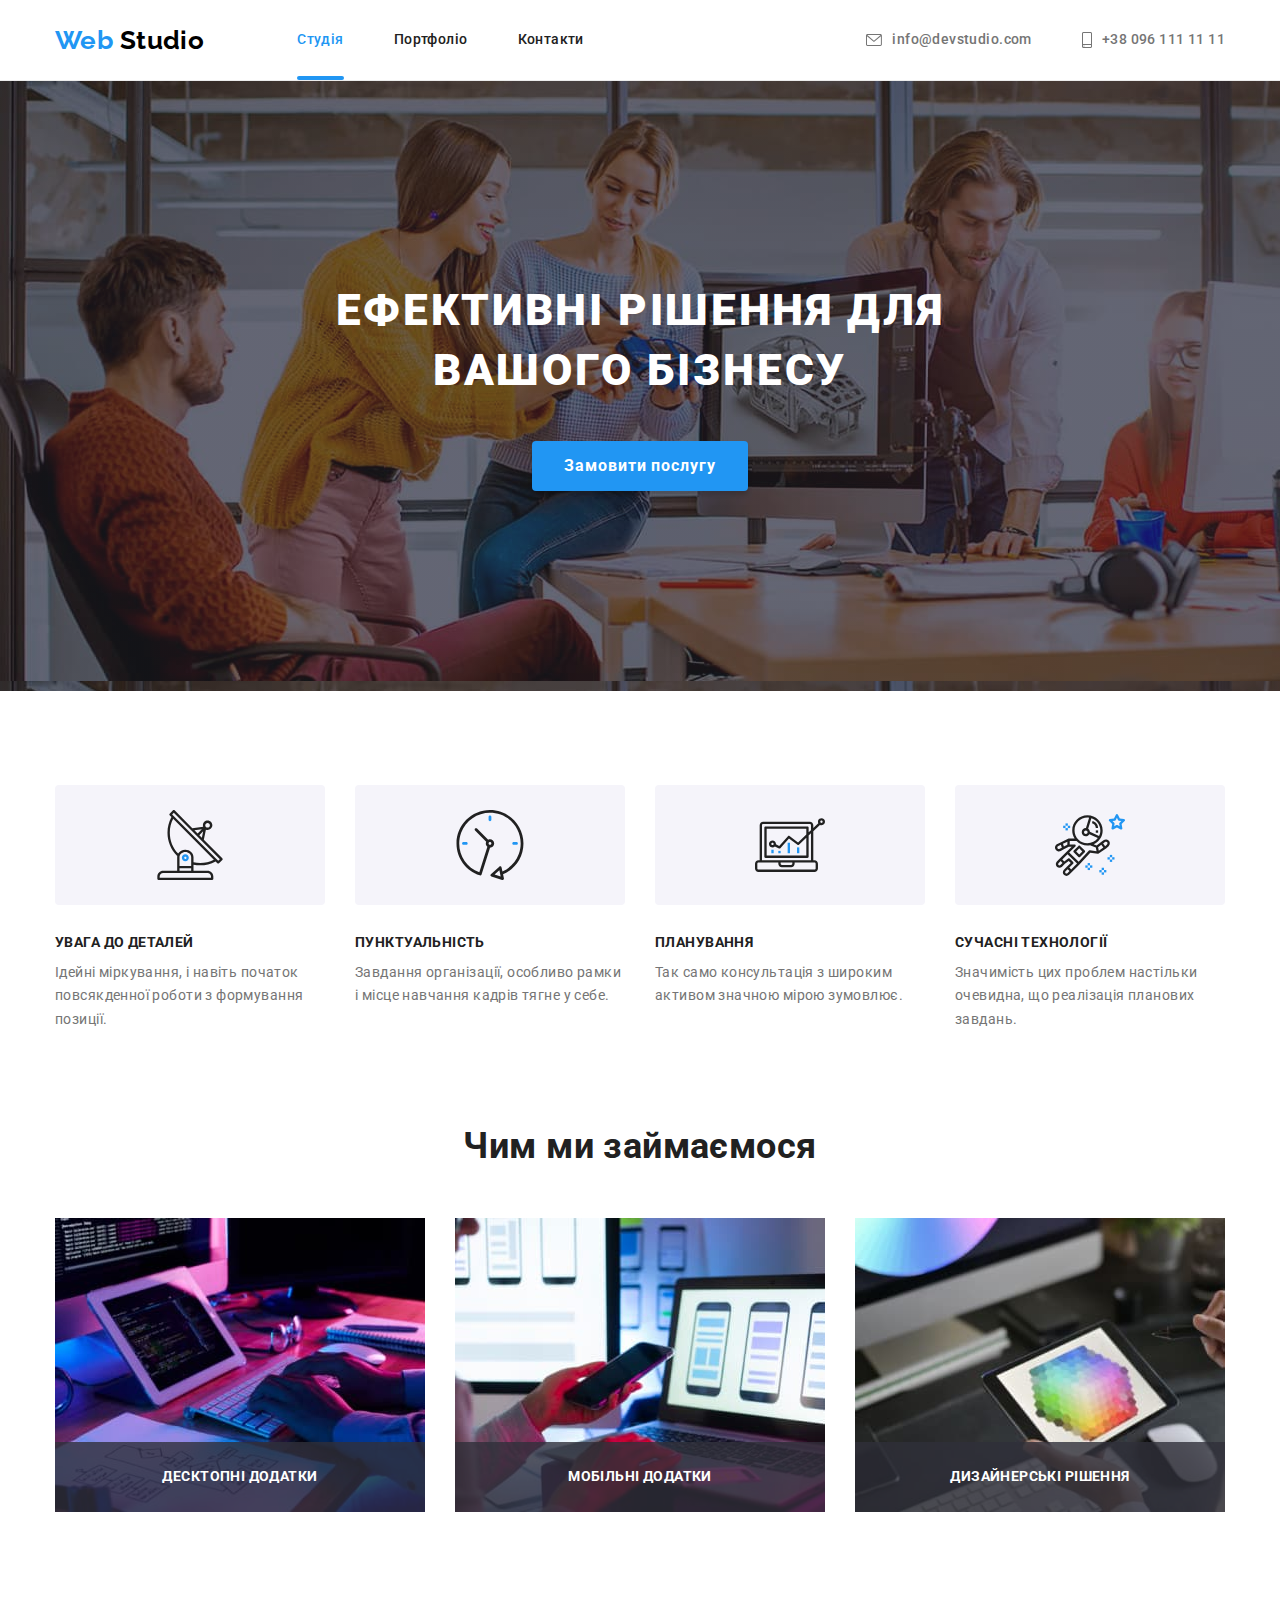
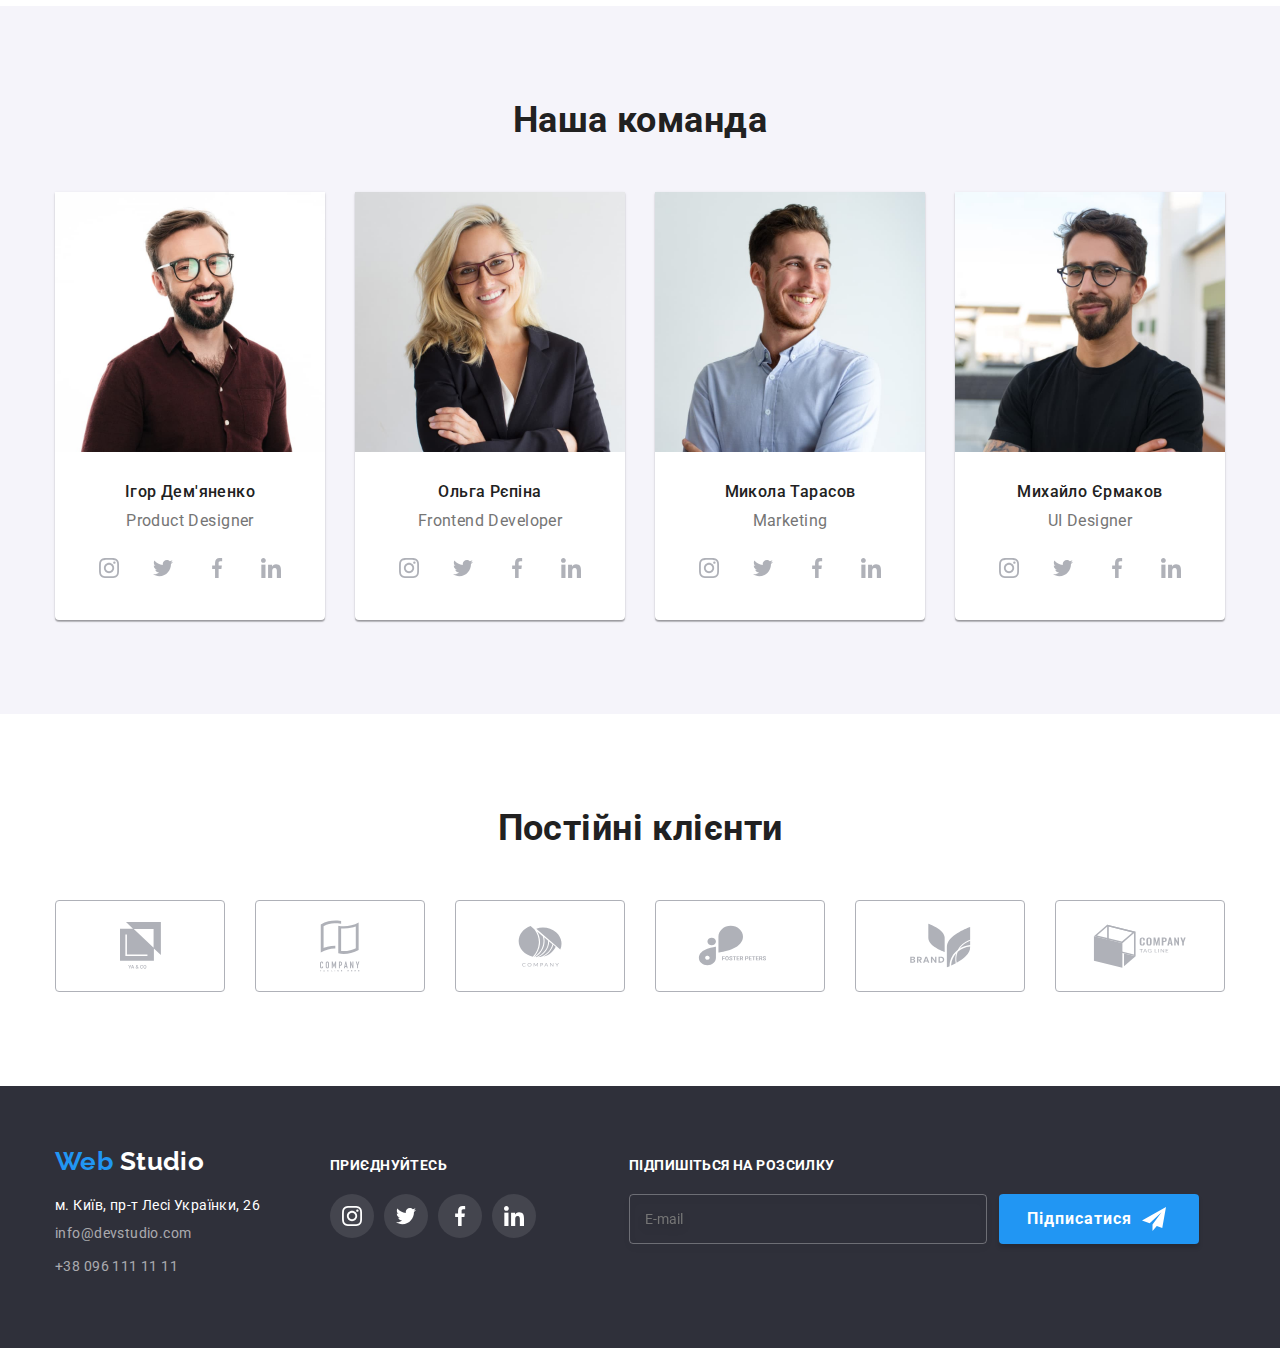
<file: index.html>
<!DOCTYPE html>
<html lang="uk">
  <head>
    <meta charset="UTF-8">
    <meta http-equiv="X-UA-Compatible" content="IE=edge">
    <meta name="viewport" content="width=device-width, initial-scale=1.0">
    <title>WebStudio</title>
    <link rel="preconnect" href="https://fonts.googleapis.com">
    <link rel="preconnect" href="https://fonts.gstatic.com" crossorigin>
    <link href="https://fonts.googleapis.com/css2?family=Raleway:wght@700&family=Roboto:wght@400;500;700;900&display=swap" rel="stylesheet">
    <link rel="stylesheet" href="https://cdnjs.cloudflare.com/ajax/libs/modern-normalize/1.1.0/modern-normalize.min.css">
    <link rel="stylesheet" href="./css/styles.css">
    <link rel="stylesheet" href="./css/main.min.css">
  </head>
  <body>
    <header class="header">
      <div class="container header__menu">
        <a href="./index.html" class="logo" lang="en"><span class="logo--accent">Web</span> Studio</a>
        <nav>
          <ul class="header__nav list">
            <li class="item"><a href="" class="header__menu-link link current">Студія</a></li>
            <li class="item"><a href="./portfolio.html" class="header__menu-link link">Портфоліо</a></li>
            <li class="item"><a href="#contacts" class="header__menu-link link">Контакти</a></li>
          </ul>
        </nav>
        <ul class="header__address-items list">
          <li class="item">
            <a href="mailto:info@devstudio.com" class="header__address-nav">
              <svg class="header__item-icon header__item-icon--mail">
                <use href="./images/icons.svg#icon-envelope"></use>
              </svg>
              info@devstudio.com</a>
          </li>
          <li class="item">
            <a href="tel:+380961111111" class="header__address-nav">
              <svg class="header__item-icon header__item-icon--phone">
                <use href="./images/icons.svg#icon-smartphone"></use>
              </svg>
              +38 096 111 11 11</a>
          </li>
        </ul>
      </div>
    </header>

    <main>
      <section class="hero">
        <h1 class="hero__title">Ефективні рішення для вашого бізнесу</h1>
        <button type="button" class="hero__button" data-modal-open>Замовити послугу</button>
      </section>

      <section class="section benefits">
        <div class="container">
          <h2 class="visually-hidden">Наші переваги</h2>
          <ul class="benefits__flex list">
            <li class="benefits__thesis item">
              <div class="benefits__background">
                <svg class="benefits__sprite">
                    <use href="./images/icons.svg#icon-antenna"></use>
                </svg>
              </div>
              <h3 class="benefins__subheader">УВАГА ДО ДЕТАЛЕЙ</h3>
              <p class="benefins__description"> Ідейні міркування, і навіть початок повсякденної роботи з формування позиції. </p>
            </li>
            <li class="benefits__thesis item">
              <div class="benefits__background">
                <svg class="benefits__sprite">
                    <use href="./images/icons.svg#icon-clock"></use>
                </svg>
              </div>
              <h3 class="benefins__subheader">ПУНКТУАЛЬНІСТЬ</h3>
              <p class="benefins__description"> Завдання організації, особливо рамки і місце навчання кадрів тягне у себе. </p>
            </li>
            <li class="benefits__thesis item">
              <div class="benefits__background">
                <svg class="benefits__sprite">
                    <use href="./images/icons.svg#icon-diagram"></use>
                </svg>
              </div>
              <h3 class="benefins__subheader">ПЛАНУВАННЯ</h3>
              <p class="benefins__description"> Так само консультація з широким активом значною мірою зумовлює. </p>
            </li>
            <li class="benefits__thesis item">
              <div class="benefits__background">
                <svg class="benefits__sprite">
                    <use href="./images/icons.svg#icon-astronaut"></use>
                </svg>
              </div>
              <h3 class="benefins__subheader">СУЧАСНІ ТЕХНОЛОГІЇ</h3>
              <p class="benefins__description"> Значимість цих проблем настільки очевидна, що реалізація планових завдань. </p>
            </li>
          </ul>
        </div>
      </section>

      <section class="section">
        <div class="container">
          <h2 class="title">Чим ми займаємося</h2>
          <ul class="pictures list">
            <li class="pictures__group item">
              <img src="./images/box1.jpg" alt="праця за комп'ютером" width="370" height="295" class="pictures__gadget ">
              <p class="pictures__descr">Десктопні додатки</p>
            </li>
            <li class="pictures__group item">
              <img src="./images/box2.jpg" alt="смартфон в руці" width="370" height="295" class="pictures__gadget ">
              <p class="pictures__descr">Мобільні додатки</p>
            </li>
            <li class="pictures__group item">
              <img src="./images/box3.jpg" alt="планшет в руці" width="370" height="295" class="pictures__gadget ">
              <p class="pictures__descr">Дизайнерські рішення</p>
            </li>
          </ul>
        </div>
      </section>

      <section class="section team">
        <div class="container">
          <h2 class="title">Наша команда</h2>
          <ul class="team__cards list">
            <li class="team__card item">
              <img src="./images/person1.jpg" alt="фото співробітника" width="270" height="260">
                <div class="team__info">
                  <h3 class="team__title">Ігор Дем'яненко</h3>
                  <p class="team__job-title">Product Designer</p>
                  <ul class="social__links list">
                    <li>
                      <a href="https://instagram.com" class="social__icon link" aria-label="Instagram icon">
                        <svg class="social__link-icon">
                          <use href="./images/icons.svg#icon-instagram"></use>
                        </svg>
                      </a>
                    </li>
                    <li>
                      <a href="https://twitter.com" class="social__icon link" aria-label="Twitter icon">
                        <svg class="social__link-icon">
                          <use href="./images/icons.svg#icon-twitter"></use>
                        </svg>
                      </a>
                    </li>
                    <li>
                      <a href="https://facebook.com" class="social__icon link" aria-label="Facebook icon">
                        <svg class="social__link-icon">
                          <use href="./images/icons.svg#icon-facebook"></use>
                        </svg>
                      </a>
                    </li>
                    <li>
                      <a href="https://linkedin.com" class="social__icon link" aria-label="Linkedin icon">
                        <svg class="social__link-icon">
                          <use href="./images/icons.svg#icon-linkedin"></use>
                        </svg>
                      </a>
                    </li>
                  </ul>
                </div>
            </li>
            <li class="team__card item">
              <img src="./images/person2.jpg" alt="фото співробітника" width="270" height="260">
                <div class="team__info">
                  <h3 class="team__title">Ольга Рєпіна</h3>
                  <p class="team__job-title">Frontend Developer</p>
                  <ul class="social__links list">
                    <li>
                      <a href="https://instagram.com" class="social__icon link" aria-label="Instagram icon">
                        <svg class="social__link-icon">
                          <use href="./images/icons.svg#icon-instagram"></use>
                        </svg>
                      </a>
                    </li>
                    <li>
                      <a href="https://twitter.com" class="social__icon link" aria-label="Twitter icon">
                        <svg class="social__link-icon">
                          <use href="./images/icons.svg#icon-twitter"></use>
                        </svg>
                      </a>
                    </li>
                    <li>
                      <a href="https://facebook.com" class="social__icon link" aria-label="Facebook icon">
                        <svg class="social__link-icon">
                          <use href="./images/icons.svg#icon-facebook"></use>
                        </svg>
                      </a>
                    </li>
                    <li>
                      <a href="https://linkedin.com" class="social__icon link" aria-label="Linkedin icon">
                        <svg class="social__link-icon">
                          <use href="./images/icons.svg#icon-linkedin"></use>
                        </svg>
                      </a>
                    </li>
                  </ul>
                </div>
            </li>
            <li class="team__card item">
              <img src="./images/person3.jpg" alt="фото співробітника" width="270" height="260">
                <div class="team__info">
                  <h3 class="team__title">Микола Тарасов</h3>
                  <p class="team__job-title">Marketing</p>
                  <ul class="social__links list">
                    <li>
                      <a href="https://instagram.com" class="social__icon link" aria-label="Instagram icon">
                        <svg class="social__link-icon">
                          <use href="./images/icons.svg#icon-instagram"></use>
                        </svg>
                      </a>
                    </li>
                    <li>
                      <a href="https://twitter.com" class="social__icon link" aria-label="Twitter icon">
                        <svg class="social__link-icon">
                          <use href="./images/icons.svg#icon-twitter"></use>
                        </svg>
                      </a>
                    </li>
                    <li>
                      <a href="https://facebook.com" class="social__icon link" aria-label="Facebook icon">
                        <svg class="social__link-icon">
                          <use href="./images/icons.svg#icon-facebook"></use>
                        </svg>
                      </a>
                    </li>
                    <li>
                      <a href="https://linkedin.com" class="social__icon link" aria-label="Linkedin icon">
                        <svg class="social__link-icon">
                          <use href="./images/icons.svg#icon-linkedin"></use>
                        </svg>
                      </a>
                    </li>
                  </ul>
                </div>
            </li>
            <li class="team__card item">
              <img src="./images/person4.jpg" alt="фото співробітника" width="270" height="260">
              <div class="team__info">
                <h3 class="team__title">Михайло Єрмаков</h3>
                <p class="team__job-title">UI Designer</p>
                <ul class="social__links list">
                  <li>
                    <a href="https://instagram.com" class="social__icon link" aria-label="Instagram icon">
                      <svg class="social__link-icon">
                        <use href="./images/icons.svg#icon-instagram"></use>
                      </svg>
                    </a>
                  </li>
                  <li>
                    <a href="https://twitter.com" class="social__icon link" aria-label="Twitter icon">
                      <svg class="social__link-icon">
                        <use href="./images/icons.svg#icon-twitter"></use>
                      </svg>
                    </a>
                  </li>
                  <li>
                    <a href="https://facebook.com" class="social__icon link" aria-label="Facebook icon">
                      <svg class="social__link-icon">
                        <use href="./images/icons.svg#icon-facebook"></use>
                      </svg>
                    </a>
                  </li>
                  <li>
                    <a href="https://linkedin.com" class="social__icon link" aria-label="Linkedin icon">
                      <svg class="social__link-icon">
                        <use href="./images/icons.svg#icon-linkedin"></use>
                      </svg>
                    </a>
                  </li>
                </ul>
              </div>
            </li>
          </ul>
        </div>
      </section>

      <section class="section">
        <div class="container">
          <h2 class="title">Постійні клієнти</h2>
          <ul class="partners list">
            <li>
              <a href="" class="partners__link">
                <svg class="partners__logo" width="41" height="47">
                    <use href="./images/icons.svg#icon-group"></use>
                </svg>
              </a>
            </li>
            <li>
              <a href="" class="partners__link">
                <svg class="partners__logo" width="40" height="52">
                    <use href="./images/icons.svg#icon-group-1"></use>
                </svg>
              </a>
            </li>
            <li>
              <a href="" class="partners__link">
                <svg class="partners__logo" width="44" height="42">
                    <use href="./images/icons.svg#icon-group-2"></use>
                </svg>
              </a>
            </li>
            <li>
              <a href="" class="partners__link">
                <svg class="partners__logo" width="85" height="41">
                    <use href="./images/icons.svg#icon-group-3"></use>
                </svg>
              </a>
            </li>
            <li>
              <a href="" class="partners__link">
                <svg class="partners__logo" width="63" height="45">
                    <use href="./images/icons.svg#icon-group-4"></use>
                </svg>
              </a>
            </li>
            <li>
              <a href="" class="partners__link">
                <svg class="partners__logo" width="94" height="44">
                    <use href="./images/icons.svg#icon-group-5"></use>
                </svg>
              </a>
            </li>
          </ul>
        </div>
      </section>
    </main>

    <footer class="footer">
      <div class="container footer__flex">
        <div class="footer__contacts-block">
          <a href="./index.html" class="logo" lang="en"><span class="logo--accent">Web</span> <span class="footer__logo">Studio</span></a>
          <address id="contacts" class="footer__contacts">
            <p class="footer__address">м. Київ, пр-т Лесі Українки, 26</p>
            <ul class="list">
              <li class="footer__address-contacts"><a href="mailto:info@devstudio.com" class="footer__address-contacts--link">info@devstudio.com</a></li>
              <li class="footer__address-contacts"><a href="tel:+380961111111" class="footer__address-contacts--link">+38 096 111 11 11</a></li>
            </ul>
          </address>
        </div>
        <div class="footer__join-block">
          <p class="footer__join-block-title">приєднуйтесь</p>
          <ul class="social__links footer__links list">
            <li>
              <a href="https://instagram.com" class="link" aria-label="Instagram icon">
                <svg class="social__link-icon" widht="20" height="20">
                  <use href="./images/icons.svg#icon-instagram"></use>
                </svg>
              </a>
            </li>
            <li>
              <a href="https://twitter.com" class="link" aria-label="Twitter icon">
                <svg class="social__link-icon" widht="20" height="20">
                  <use href="./images/icons.svg#icon-twitter"></use>
                </svg>
              </a>
            </li>
            <li>
              <a href="https://facebook.com" class="link" aria-label="Facebook icon">
                <svg class="social__link-icon" widht="20" height="20">
                  <use href="./images/icons.svg#icon-facebook"></use>
                </svg>
              </a>
            </li>
            <li>
              <a href="https://linkedin.com" class="link" aria-label="Linkedin icon">
                <svg class="social__link-icon" widht="20" height="20">
                  <use href="./images/icons.svg#icon-linkedin"></use>
                </svg>
              </a>
            </li>
          </ul>
        </div>
        <div class="footer__subscribe-block">
          <p class="footer__join-block-title">Підпишіться на розсилку</p>
          <form action="" class="footer__form">
            <label for="">
              <input type="email" placeholder="E-mail" class="footer__input">
            </label>
            <button class="footer__btn" type="submit">Підписатися
              <svg class="footer__btn-icon">
                <use href="./images/icons.svg#icon-telegram-icon"></use>
              </svg>
            </button>
          </form>
        </div>
      </div>
    </footer>

    <!-- Modal window --> 
    
    <div class="backdrop is-hidden" data-modal>
      <div class="modal">
        <button class="modal__button" data-modal-close>
          <svg class="modal__close-btn">
            <use href="./images/icons.svg#icon-close-btn"></use>
          </svg>
        </button>
        
        <form class="modal__form" autocomplete="off">
          <h2 class="modal__form-header">Залиште свої дані, ми вам передзвонимо</h2>
          <div class="modal__form-field">
            <label class="modal__form-label">
              <span class="modal__form-input-name">Ім'я</span>
              <input type="text" placeholder=" " class="modal__form-input">
              <svg class="modal__form-image">
                <use href="./images/icons.svg#icon-person-black"></use>
              </svg>
            </label>
          </div>
          <div class="modal__form-field">
            <label class="modal__form-label">
              <span class="modal__form-input-name">Телефон</span>
              <input type="tel" placeholder=" " class="modal__form-input">
                <svg class="modal__form-image">
                  <use href="./images/icons.svg#icon-phone-black"></use>
                </svg>
            </label>
          </div>

          <div class="modal__form-field">
            <label class="modal__form-label">
              <span class="modal__form-input-name">Пошта</span>
              <input type="email" placeholder=" " class="modal__form-input">
              <svg class="modal__form-image">
                <use href="./images/icons.svg#icon-email-black"></use>
              </svg>
            </label>
          </div>

          <div class="modal__form-field">
            <label class="modal__form-input-name">Коментар
              <textarea placeholder="Введіть текст" rows="5" class=" modal__form-textarea"></textarea>
            </label>
          </div>

          <div class="modal__accept-terms">
            <label class="checkbox-label">
              <input type="checkbox" class="checkbox visually-hidden">
              <span class="checkbox__icon"></span>
              <span class="checkbox__accept"> Погоджуюся з розсилкою та приймаю</span>
              <a href="" class="checkbox__link">Умови договору</a>
            </label>
          </div>
          <button type="submit" class="modal__send-button">Відправити</button>
        </form>
        
      </div>
    </div>

    <script src="./js/modal.js"></script>
  </body>
</html>
</file>
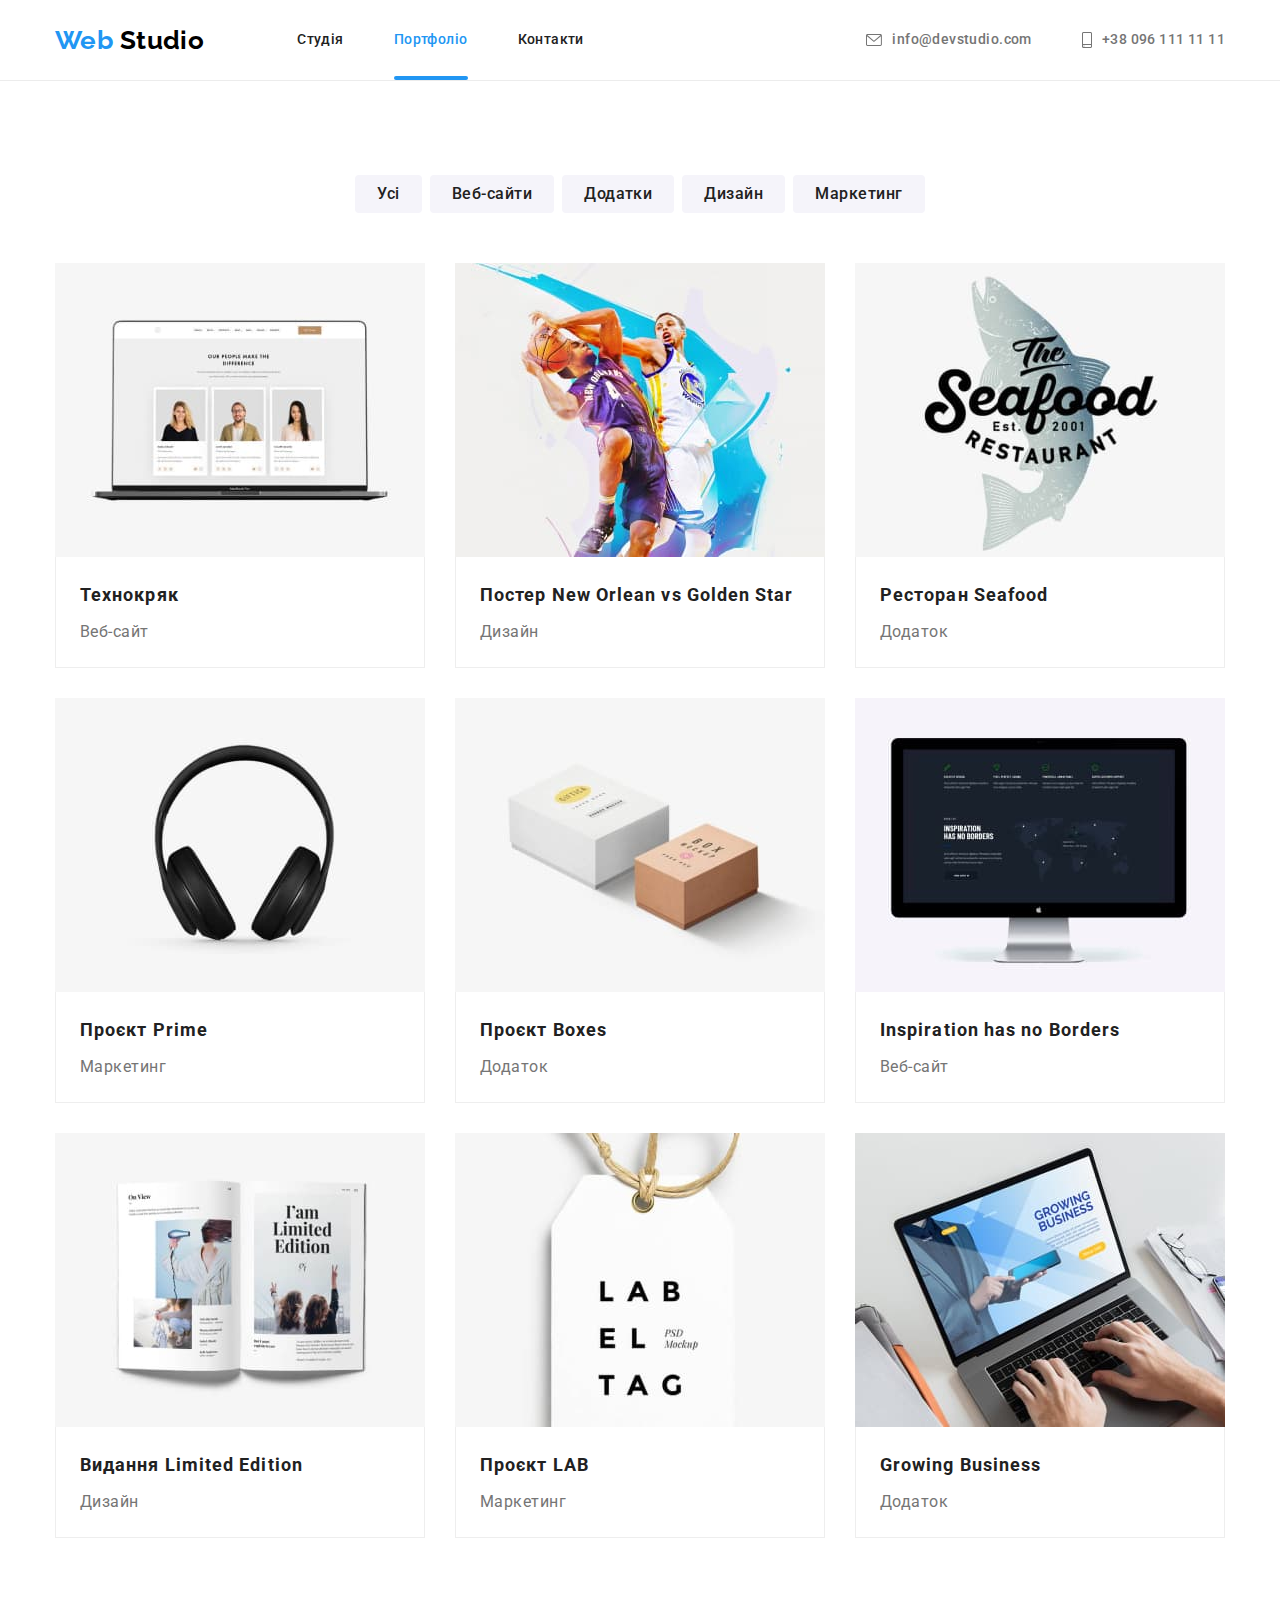
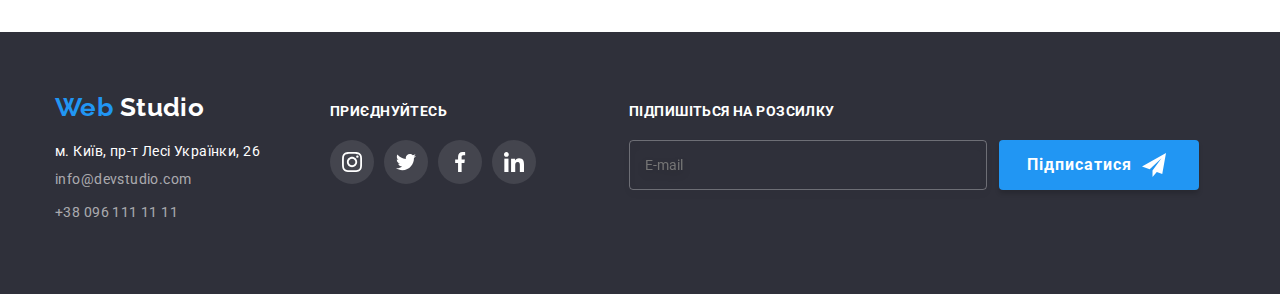
<file: portfolio.html>
<!DOCTYPE html>
<html lang="uk">
  <head>
    <meta charset="UTF-8" />
    <meta http-equiv="X-UA-Compatible" content="IE=edge" />
    <meta name="viewport" content="width=device-width, initial-scale=1.0" />
    <title>WebStudio</title>
    <link rel="preconnect" href="https://fonts.googleapis.com">
    <link rel="preconnect" href="https://fonts.gstatic.com" crossorigin>
    <link href="https://fonts.googleapis.com/css2?family=Raleway:wght@700&family=Roboto:wght@400;500;700;900&display=swap" rel="stylesheet">
    <link rel="stylesheet" href="https://cdnjs.cloudflare.com/ajax/libs/modern-normalize/1.1.0/modern-normalize.min.css">
    <link rel="stylesheet" href="./css/styles.css">
    <link rel="stylesheet" href="./css/main.min.css">
  </head>
  <body>
    <header class="header">
      <div class="container header__menu">
        <a href="./index.html" class="logo" lang="en"><span class="logo--accent">Web</span> Studio</a>
        <nav>
          <ul class="header__nav list">
            <li class="item"><a href="./index.html" class="header__menu-link link">Студія</a></li>
            <li class="item"><a href="" class="header__menu-link link current">Портфоліо</a></li>
            <li class="item"><a href="#contacts" class="header__menu-link link">Контакти</a></li>
          </ul>
        </nav>
        <ul class="header__address-items list">
          <li class="item">
            <a href="mailto:info@devstudio.com" class="header__address-nav">
              <svg class="header__item-icon header__item-icon--mail">
                <use href="./images/icons.svg#icon-envelope"></use>
              </svg>
              info@devstudio.com</a>
          </li>
          <li class="item">
            <a href="tel:+380961111111" class="header__address-nav">
              <svg class="header__item-icon header__item-icon--phone">
                <use href="./images/icons.svg#icon-smartphone"></use>
              </svg>
              +38 096 111 11 11</a>
          </li>
        </ul>
      </div>
    </header>

    <main>
      <section class="section">
        <div class="container">
          <h1 class="visually-hidden">Портфоліо</h1>
          <ul class="button__list list">
            <li class="item"><button type="button" class="button__menu">Усі</button></li>
            <li class="item"><button type="button" class="button__menu">Веб-сайти</button></li>
            <li class="item"><button type="button" class="button__menu">Додатки</button></li>
            <li class="item"><button type="button" class="button__menu">Дизайн</button></li>
            <li class="item"><button type="button" class="button__menu">Маркетинг</button></li>
          </ul>

          <ul class="card list">
            <li class="project__card">
                <a href="" class="project__link">
                  <div class="project__card-thumb">
                    <img src="./images/img1.jpg" alt="technocrack project logo" width="370" height="295">
                    <div class="project__card-overlay">
                      <p class="project__card-overlay--text">
                        Ресурс пропонує комплексні пропозиції з різним рівнем функціоналу та сервісів. Все це дозволить відвідувачу отримати вичерпні відомості про компанію чи приватну особу.
                      </p>
                    </div> 
                  </div>
                    <div class="project__info">
                        <h2 class="card__header">Технокряк</h2>
                        <p class="card__descr">Веб-сайт</p>
                    </div>
                </a>
            </li>
            <li class="project__card">
                <a href="" class="project__link">
                  <div class="project__card-thumb">
                    <img src="./images/img2.jpg" alt="New Orlean vs Golden Star poster" width="370" height="295">
                    <div class="project__card-overlay">
                      <p class="project__card-overlay--text">
                        Ресурс пропонує комплексні пропозиції з різним рівнем функціоналу та сервісів. Все це дозволить відвідувачу отримати вичерпні відомості про компанію чи приватну особу.
                      </p>
                    </div> 
                  </div>
                    <div class="project__info">
                      <h2 class="card__header">Постер New Orlean vs Golden Star</h2>
                      <p class="card__descr">Дизайн</p>
                    </div>
                </a>
            </li>
            <li class="project__card">
                <a href="" class="project__link ">
                  <div class="project__card-thumb">
                    <img src="./images/img3.jpg" alt="Seafood restaurant" width="370" height="295">
                    <div class="project__card-overlay">
                      <p class="project__card-overlay--text">
                        Ресурс пропонує комплексні пропозиції з різним рівнем функціоналу та сервісів. Все це дозволить відвідувачу отримати вичерпні відомості про компанію чи приватну особу.
                      </p>
                    </div> 
                  </div>
                    <div class="project__info">
                      <h2 class="card__header">Ресторан Seafood</h2>
                      <p class="card__descr">Додаток</p>
                    </div>
                </a>
            </li>
            <li class="project__card">
                <a href="" class="project__link ">
                  <div class="project__card-thumb">
                    <img src="./images/img4.jpg" alt="Prime project" width="370" height="295">
                    <div class="project__card-overlay">
                      <p class="project__card-overlay--text">
                        Ресурс пропонує комплексні пропозиції з різним рівнем функціоналу та сервісів. Все це дозволить відвідувачу отримати вичерпні відомості про компанію чи приватну особу.
                      </p>
                    </div> 
                  </div>
                    <div class="project__info">
                      <h2 class="card__header">Проєкт Prime</h2>
                      <p class="card__descr">Маркетинг</p>
                    </div>
                </a>
            </li>
            <li class="project__card">
                <a href="" class="project__link ">
                  <div class="project__card-thumb">
                    <img src="./images/img5.jpg" alt="Boxes project" width="370" height="295">
                    <div class="project__card-overlay">
                      <p class="project__card-overlay--text">
                        Ресурс пропонує комплексні пропозиції з різним рівнем функціоналу та сервісів. Все це дозволить відвідувачу отримати вичерпні відомості про компанію чи приватну особу.
                      </p>
                    </div> 
                  </div>
                    <div class="project__info">
                      <h2 class="card__header">Проєкт Boxes</h2>
                      <p class="card__descr">Додаток</p>
                    </div>
                </a>
            </li>
            <li class="project__card">
                <a href="" class="project__link ">
                  <div class="project__card-thumb">
                    <img src="./images/img6.jpg" alt="Inspiration has no Borders" width="370" height="295">
                    <div class="project__card-overlay">
                      <p class="project__card-overlay--text">
                        Ресурс пропонує комплексні пропозиції з різним рівнем функціоналу та сервісів. Все це дозволить відвідувачу отримати вичерпні відомості про компанію чи приватну особу.
                      </p>
                    </div> 
                  </div>
                    <div class="project__info">
                      <h2 class="card__header">Inspiration has no Borders</h2>
                      <p class="card__descr">Веб-сайт</p>
                    </div>
                </a>
            </li>
            <li class="project__card">
                <a href="" class="project__link ">
                  <div class="project__card-thumb">
                    <img src="./images/img7.jpg" alt="Limited Edition " width="370" height="295">
                    <div class="project__card-overlay">
                      <p class="project__card-overlay--text">
                        Ресурс пропонує комплексні пропозиції з різним рівнем функціоналу та сервісів. Все це дозволить відвідувачу отримати вичерпні відомості про компанію чи приватну особу.
                      </p>
                    </div> 
                  </div>
                    <div class="project__info">
                      <h2 class="card__header">Видання Limited Edition</h2>
                      <p class="card__descr">Дизайн</p>
                    </div>
                </a>
            </li>
            <li class="project__card">
                <a href="" class="project__link ">
                  <div class="project__card-thumb">
                    <img src="./images/img8.jpg" alt="Lab project" width="370" height="295">
                    <div class="project__card-overlay">
                      <p class="project__card-overlay--text">
                        Ресурс пропонує комплексні пропозиції з різним рівнем функціоналу та сервісів. Все це дозволить відвідувачу отримати вичерпні відомості про компанію чи приватну особу.
                      </p>
                    </div> 
                  </div>
                    <div class="project__info">
                      <h2 class="card__header">Проєкт LAB</h2>
                      <p class="card__descr">Маркетинг</p>
                    </div>
                </a>
            </li>
            <li class="project__card">
                <a href="" class="project__link ">
                  <div class="project__card-thumb">
                  <img src="./images/img9.jpg" alt="Growing Business app" width="370" height="295">
                  <div class="project__card-overlay">
                    <p class="project__card-overlay--text">
                      Ресурс пропонує комплексні пропозиції з різним рівнем функціоналу та сервісів. Все це дозволить відвідувачу отримати вичерпні відомості про компанію чи приватну особу.
                    </p>
                  </div> 
                </div>
                  <div class="project__info">
                    <h2 class="card__header">Growing Business</h2>
                    <p class="card__descr">Додаток</p>
                  </div>
                </a>
            </li>
          </ul>
        </div>
      </section>
    </main>

    <footer class="footer">
      <div class="container footer__flex">
        <div class="footer__contacts-block">
          <a href="./index.html" class="logo" lang="en"><span class="logo--accent">Web</span> <span class="footer__logo">Studio</span></a>
          <address id="contacts" class="footer__contacts">
            <p class="footer__address">м. Київ, пр-т Лесі Українки, 26</p>
            <ul class="list">
              <li class="footer__address-contacts"><a href="mailto:info@devstudio.com" class="footer__address-contacts--link">info@devstudio.com</a></li>
              <li class="footer__address-contacts"><a href="tel:+380961111111" class="footer__address-contacts--link">+38 096 111 11 11</a></li>
            </ul>
          </address>
        </div>
        <div class="footer__join-block">
          <p class="footer__join-block-title">приєднуйтесь</p>
          <ul class="social__links footer__links list">
            <li>
              <a href="https://instagram.com" class="link" aria-label="Instagram icon">
                <svg class="social__link-icon" widht="20" height="20">
                  <use href="./images/icons.svg#icon-instagram"></use>
                </svg>
              </a>
            </li>
            <li>
              <a href="https://twitter.com" class="link" aria-label="Twitter icon">
                <svg class="social__link-icon" widht="20" height="20">
                  <use href="./images/icons.svg#icon-twitter"></use>
                </svg>
              </a>
            </li>
            <li>
              <a href="https://facebook.com" class="link" aria-label="Facebook icon">
                <svg class="social__link-icon" widht="20" height="20">
                  <use href="./images/icons.svg#icon-facebook"></use>
                </svg>
              </a>
            </li>
            <li>
              <a href="https://linkedin.com" class="link" aria-label="Linkedin icon">
                <svg class="social__link-icon" widht="20" height="20">
                  <use href="./images/icons.svg#icon-linkedin"></use>
                </svg>
              </a>
            </li>
          </ul>
        </div>
        <div class="footer__subscribe-block">
          <p class="footer__join-block-title">Підпишіться на розсилку</p>
          <form action="" class="footer__form">
            <label for="">
              <input type="email" placeholder="E-mail" class="footer__input">
            </label>
            <button class="footer__btn" type="submit">Підписатися
              <svg class="footer__btn-icon">
                <use href="./images/icons.svg#icon-telegram-icon"></use>
              </svg>
            </button>
          </form>
        </div>
      </div>
    </footer>

  </body>
</html>
</file>
<file: css/styles.css>
/* колір основного тексту #212121 */
/* допоміжний колір тексту  #757575 */
/* background #F5F5F5 */
/* допоміжний колір фону #F5F4FA  */
/* background footer #2F303A */
/* акцент #2196F3 */

/* Common classes */

:root {
    --primary-text-color: #212121;
    --secondary-text-color: #757575;
    --primary-background-color: #fff;
    --secondary-background-color: #F5F4FA;
    --background-footer: #2F303A;
    --accent-color: #2196F3;
}

body {
    background-color: var(--primary-background-color);
    color: var(--primary-text-color);
    font-family: Roboto, sans-serif;
    font-size: 14px;
    letter-spacing: 0.03em;
}

a {
    text-decoration: none;
}

h1, h2, h3, p, img {
    margin: 0;
    padding: 0;
}

img {
    display: block;
    height: auto;
    max-width: 100%;
}

.container {
    width: 1200px;
    margin: 0 auto;
    padding: 0 15px;
}

.section {
    padding: 94px 0;
}

.list {
    padding: 0;
    margin: 0;
    list-style: none;
}

.title {
    font-weight: 700;
    font-size: 36px;
    line-height: 1.16;
    text-align: center;
    margin-bottom: 50px;
}

.visually-hidden {
    position: absolute;
    width: 1px;
    height: 1px;
    margin: -1px;
    padding: 0;
    overflow: hidden;
    border: 0;
    clip: rect(0 0 0 0);
} 

/* Header */

.header {
    border-bottom: 1px solid #ECECEC;
}

.header__menu {
    display: flex;
    align-items: center;
    height: 80px;
}

/* Logo */

.logo {
    font-family: Raleway, sans-serif;
    font-weight: 700;
    font-size: 26px;
    line-height: 1.19;
    color: #000;
}

.logo--accent {
    color: var(--accent-color);
}

/* Site nav */
.header__nav {
    display: flex;
    margin-left: 93px;
}

.header__menu-link {
    position: relative;
    display: block;
    text-decoration: none;
    color: currentColor;
    padding: 32px 0;
    transition: color 250ms cubic-bezier(0.4, 0, 0.2, 1);
}

.header__nav .item {
    margin-right: 50px;
    
}

.header__nav .item:last-child {
    margin-right: 0;
}

.header__nav .link {
    color: var(--primary-text-color);
    font-weight: 500;
    line-height: 1.14;
    
}

.header__nav .link:hover,
.header__nav .link:focus {
    color: var(--accent-color);
    transition: color 250ms cubic-bezier(0.4, 0, 0.2, 1);
}

.header__nav .link.current {
    color: var(--accent-color);
}

.header__nav .current::after{
    content: '';
    position: absolute;
    bottom: 0;
    left: 0;
    width: 100%;
    height: 4px;
    background-color: var(--accent-color);
    border-radius: 2px;
    opacity: 1;
}

.header__address-items {
    display: flex;
    margin-left: auto;
    align-items: center;
}

.header__address-items .item {
    margin-right: 50px;
}

.header__address-items .item + .item {
    margin: 0;
}

.header__address-items .header__address-nav:hover,
.header__address-items .header__address-nav:focus {
    color: var(--accent-color);
    fill: var(--accent-color);
}

.header__address-nav {
    color: var(--secondary-text-color);
    display: flex;
    align-items: center;
    font-weight: 500;
    line-height: 1.14;
    transition: color 250ms cubic-bezier(0.4, 0, 0.2, 1);
}

.header__address-nav:hover,
.header__address-nav:focus {
    color: var(--accent-color);
    transition: color 250ms cubic-bezier(0.4, 0, 0.2, 1);
}

.header__address-nav .header__item-icon:hover,
.header__address-nav .header__item-icon:focus {
    color: var(--accent-color);
    fill: var(--accent-color);
}

.header__item-icon {
    margin-right: 10px;
    fill: currentColor;
}

.header__item-icon--mail {
    width: 16px;
    height: 12px;
}

.header__item-icon--phone {
    width: 10px;
    height: 16px;
}

/* Hero */

.hero {
    background-color: var(--background-footer);
    text-align: center;
    padding: 200px 0;
    background-image: linear-gradient(rgba(47, 48, 58, 0.4), rgba(47, 48, 58, 0.4)), url(../images/background-img.jpg);
    max-width: 1600px;
    margin: 0 auto;
}

.hero__title {
    font-weight: 900;
    font-size: 44px;
    line-height: 1.36;
    letter-spacing: 0.06em;
    text-transform: uppercase;
    color: #FFFFFF;
    width: 696px;
    margin: 0 auto;
}

.hero__button {
    display: inline-block;
    background: var(--accent-color);
    box-shadow: 0px 4px 4px rgba(0, 0, 0, 0.15);
    border-radius: 4px;
    font-weight: 700;
    font-size: 16px;
    line-height: 1.87;
    text-align: center;
    color: #FFFFFF;
    cursor: pointer;
    letter-spacing: 0.06em;
    padding: 10px 32px;
    margin-top: 40px;
    border: none;
}

/* Sections */

.benefits {
    padding-bottom: 0;
}

.benefits__flex {
    display: flex;
    justify-content: space-between;
}

.benefits__thesis {
    width: 270px;
}

.benefits__background {
    width: 270px;
    height: 120px;
    background-color: var(--secondary-background-color);
    border-radius: 4px;
    /*padding: 25px 100px;*/
    display: flex;
    justify-content: center;
    align-items: center;
    margin-bottom: 30px;
}

.benefits__sprite {
    width: 70px;
    height: 70px;
    display: flex;
    justify-content: center;
    align-items: center;
}

.benefins__subheader {
    font-size: inherit;
    font-weight: 700;
    line-height: 1.14;
    text-transform: uppercase;
    margin-bottom: 10px;
}

.benefins__description {
    color: var(--secondary-text-color);
    line-height: 1.71;
}

.pictures {
    display: flex;
    justify-content: space-between;
}

.pictures .item:not(:last-child) {
    margin-right: 30px;
}

.pictures__group {
    position: relative;
}

.pictures__gadget {
    display: block;
    max-width: 100%;
    height: auto;
    
}

.pictures__descr {
    position: absolute;
    bottom: 0;
    font-weight: 700;
    font-size: inherit;
    line-height: 1.14;
    text-align: center;
    letter-spacing: 0.03em;
    text-transform: uppercase;
    color: #FFFFFF;
    background-color: rgba(47, 48, 58, 0.8);
    height: 70px;
    width: 370px;
    display: flex;
    justify-content: center;
    align-items: center;
}

/* Team info */

.team {
    background-color: var(--secondary-background-color);
}

.team__cards {
    display: flex;
    justify-content: space-between;
}

.team__card {
    width: 270px;
    /*height: 368px;*/
    background-color: white;
    box-shadow: 0px 1px 3px rgba(0, 0, 0, 0.12), 0px 1px 1px rgba(0, 0, 0, 0.14), 0px 2px 1px rgba(0, 0, 0, 0.2);
    border-radius: 0px 0px 4px 4px;
}
.team__card:hover {
    filter: drop-shadow(0px 4px 4px rgba(0, 0, 0, 0.25));
    transition: filter 250ms cubic-bezier(0.4, 0, 0.2, 1);
}

.team__info {
    padding: 30px 0;
}

.team__title {
    font-weight: 500;
    font-size: 16px;
    line-height: 1.19;
    text-align: center;
    margin-bottom: 10px;
}

.team__job-title {
    font-size: 16px;
    line-height: 1.19;
    text-align: center;
    color: var(--secondary-text-color);
    margin-bottom: 16px;
}

/* Social links */

.social__links {
    display: flex;
    justify-content: center;
    margin: 0 auto;
    padding: 0;
}

.social__links .link {
    display: flex;
    align-items: center;
    justify-content: center;
    width: 44px;
    height: 44px;
    border-radius: 50%;
    background-size: 20px;
    background-repeat: no-repeat;
    background-position: center;
}

.social__links > li{
    margin-right: 10px;
}

.social__links > li:last-child{
    margin-right: 0px;
}

.social__link-icon {
    display: inline-block;
    fill: #AFB1B8;
    width: 20px;
    height: 20px;
    transition: fill 250ms cubic-bezier(0.4, 0, 0.2, 1);
}

.social__icon:hover > .social__link-icon,
.social__icon:focus > .social__link-icon {
    fill: #fff;
}

.social__links .link:hover,
.social__links .link:focus {
    background-color: var(--accent-color);
}

/* Partners block */

.partners {
    display: flex;
    justify-content: space-between;
}

.partners__link {
    display: flex;
    justify-content: center;
    align-items: center;
    width: 170px;
    height: 92px;
    border: 1px solid #AFB1B8;
    border-radius: 4px;
    transition: border 250ms cubic-bezier(0.4, 0, 0.2, 1);
}

.partners__link:hover,
.partners__link:focus {
    border: 1px solid var(--accent-color);
    fill: var(--accent-color);
}

.partners__logo {
    display: block;
    fill: #AFB1B8;
    transition: fill 250ms cubic-bezier(0.4, 0, 0.2, 1);
}

.partners__link:hover > .partners__logo,
.partners__link:focus > .partners__logo {
    fill: var(--accent-color);
}

/* Footer */

.footer {
    background-color: var(--background-footer);
    padding: 60px 0;
}

.footer__flex {
    display: flex;
    align-items: baseline;
}

.footer__contacts-block {
    margin-right: 70px;
}

.footer__logo {
    color: #fff;
}

.footer__contacts {
    margin-top: 20px;
}

.footer__address {
    font-style: normal;
    color: #fff;
    margin-bottom: 9px;
}

.footer__address:hover,
.footer__address:focus {
    color: var(--accent-color);
    transition: color 250ms cubic-bezier(0.4, 0, 0.2, 1);
}

.footer__address-contacts {
    margin-bottom: 9px;
}

.footer__address-contacts--link {
    color: rgba(255, 255, 255, 0.6);
    font-style: normal;
    text-decoration: none;
    line-height: 1.71;
}

.footer__address-contacts--link:hover,
.footer__address-contacts--link:focus {
    color: var(--accent-color);
    transition: color 250ms cubic-bezier(0.4, 0, 0.2, 1);
}

.footer__join-block {
    margin-right: 93px;
}

.footer__join-block-title {
    font-weight: 700;
    line-height: 1.14;
    text-transform: uppercase;
    letter-spacing: inherit;
    text-align: left;
    color: #FFFFFF;
    margin-bottom: 0px;
}

.footer__links {
    margin-top: 20px;
}

.footer__links .link {
    background-color: rgba(255, 255, 255, 0.1);
    transition: background-color 250ms cubic-bezier(0.4, 0, 0.2, 1);
}

.footer__links .social__link-icon{
    fill: #fff;
}

.footer__form {
    display: flex;
    margin-top: 20px;
}

.footer__input {
    box-sizing: border-box;
    width: 358px;
    height: 50px;
    border: 1px solid rgba(255, 255, 255, 0.3);
    filter: drop-shadow(0px 4px 4px rgba(0, 0, 0, 0.15));
    border-radius: 4px;
    background-color: inherit;
    margin-right: 12px;
    padding: 15px;
    color: #FFFFFF;
}

.footer__input:active, 
.footer__input:focus {
    border: 1px solid var(--accent-color);
    outline: none;
}

.footer__btn {
    background-color: var(--accent-color);
    font-weight: 700;
    font-size: 16px;
    line-height: 1.88;
    letter-spacing: 0.06em;
    color: #FFFFFF;
    padding: 10px 28px;
    box-shadow: 0px 4px 4px rgba(0, 0, 0, 0.15);
    border-radius: 4px;
    border: none;
    min-width: 200px;
    display: flex;
    align-items: center;
}

.footer__btn-icon {
    margin-left: 10px;
    width: 24px;
    height: 24px;
}

/* Portfolio */

.button__list {
    display: flex;
    justify-content: center;
    margin-bottom: 50px;
}

.button__list .item:not(:last-child) {
    margin-right: 8px;
}

.button__menu {
    font-family: inherit;
    font-weight: 500;
    font-size: 16px;
    line-height: 1.63;
    text-align: center;
    color: var(--primary-text-color);
    background-color: var(--secondary-background-color);
    cursor: pointer;
    letter-spacing: 0.03em;
    border: none;
    padding: 6px 22px;
    border-radius: 4px;
    
}

.button__menu:hover, 
.button__menu:focus {
    background-color: var(--accent-color);
    color: #fff;
    box-shadow: 0px 3px 1px rgba(0, 0, 0, 0.1), 0px 1px 2px rgba(0, 0, 0, 0.08), 0px 2px 2px rgba(0, 0, 0, 0.12);
    transition: background-color 250ms cubic-bezier(0.4, 0, 0.2, 1);
    transition: color 250ms cubic-bezier(0.4, 0, 0.2, 1);
    transition: box-shadow 250ms cubic-bezier(0.4, 0, 0.2, 1);
}

.card {
    display: flex;
    flex-wrap: wrap;
    justify-content:space-between;
}

.card__header {
    font-weight: 700;
    font-size: 18px;
    line-height: 2;
    color: var(--primary-text-color);
    letter-spacing: 0.06em;
    margin-bottom: 4px;
}

.card__descr {
    font-size: 16px;
    line-height: 1.88;
    color: var(--secondary-text-color);
    letter-spacing: 0.03em;
}

.project__card {
    width: 370px;
    margin-bottom: 30px;
}

.project__card:hover,
.project__card:focus,
.project__card:active {
    box-shadow: 0px 1px 1px rgba(0, 0, 0, 0.12), 0px 4px 4px rgba(0, 0, 0, 0.06), 1px 4px 6px rgba(0, 0, 0, 0.16);
}

.project__link {
    display: block;
}

.project__link:hover,
.project__link:focus,
.project__link:active {
    box-shadow: 0px 1px 1px rgba(0, 0, 0, 0.12), 0px 4px 4px rgba(0, 0, 0, 0.06), 1px 4px 6px rgba(0, 0, 0, 0.16);
    transition: box-shadow 250ms cubic-bezier(0.4, 0, 0.2, 1);
}

.project__card:nth-last-child(-n + 3) {
    margin-bottom: 0;
}

.project__info {
    padding: 20px 24px;
    border-left: 1px solid #EEEEEE;
    border-right: 1px solid #EEEEEE;
    border-bottom: 1px solid #EEEEEE;
}


.project__card-thumb {
    position: relative;
    display: flex;    
    overflow: hidden;
}

.project__card-overlay {
    position: absolute;
    background-color: rgba(33, 150, 243, 0.9);
    width: 100%;
    height: 100%;
    transform: translateY(100%);
    top: 0;
    left: 0;
    padding: 63px 24px;
    transition: transform 250ms cubic-bezier(0.4, 0, 0.2, 1); 
}

.project__link:hover .project__card-overlay,
.project__link:focus .project__card-overlay,
.project__link:active .project__card-overlay  {
    transform: translateY(0);
}

.project__card-overlay--text {
    font-size: 18px;
    line-height: 1.55;
    letter-spacing: 0.03em;
    color: #FFFFFF;
    margin-right: 0px;
    opacity: 0;
}

.project__link:hover .project__card-overlay--text,
.project__link:focus .project__card-overlay--text,
.project__link:active .project__card-overlay--text {
    transform: translateX(0);
    opacity: 1;
}

/* Modal window */

.backdrop {
    position: fixed;
    top: 0;
    left: 0;
    width: 100%;
    height: 100%;
    background-color: rgba(0, 0, 0, 0.2);
    transition-duration: 250ms;
    transition-timing-function: cubic-bezier(0.4, 0, 0.2, 1);
}

.backdrop.is-hidden {
    opacity: 0;
    pointer-events: none;
    visibility: hidden;
}

.modal {
    position: absolute;
    z-index: 999;
    top: 50%;
    left: 50%;
    transform: translate(-50%, -50%);
    min-height: 581px;
    min-width: 528px;
    background-color: #fff;
    box-shadow: 0px 1px 3px rgba(0, 0, 0, 0.12), 0px 1px 1px rgba(0, 0, 0, 0.14), 0px 2px 1px rgba(0, 0, 0, 0.2);
    border-radius: 4px;
}

.modal__button{
    position: absolute;
    top: 8px;
    right: 8px;
    width: 30px;
    height: 30px;
    border-radius: 50%;
    display: flex;
    justify-content: center;
    align-items: center;
    outline: none;
    border: none;
    cursor: pointer;
    background: #FFFFFF;
    border: 1px solid rgba(0, 0, 0, 0.1);
}


.modal__close-btn {
    border: none;
    color: #000;
}

.modal__close-btn:hover,
.modal__close-btn:focus {
    fill: var(--accent-color);
}

.modal__form {
    padding: 40px;
}

.modal__form-header {
    font-weight: 700;
    font-size: 20px;
    line-height: 1.15;
    text-align: center;
    letter-spacing: inherit;
    color: var(--primary-text-color); 
}

.modal__form-field {
    display: block;
    position: relative;
    margin-top: 10px;
}

.modal__form-label {
    line-height: 1.14;
    letter-spacing: 0.01em;
    color: var(--secondary-text-color);
    outline: none;
    top: 50%;
    left: 40px;
}

.modal__form-image {
    position: absolute;
    width: 18px;
    height: 18px;
    top: 65%;
    left: 12px;
    transform: translateY(-50%);
}

.modal__form-image:hover,
.modal__form-image:focus,
.modal__form-image:active {
    fill: var(--accent-color);
}

.modal__form-input-name {
    font-size: 12px;
    line-height: 1.16;
    letter-spacing: 0.01em;
    color: var(--secondary-text-color);
    margin-top: 10px;
    margin-bottom: 4px;
}

.modal__form-input {
    width: 100%;
    height: 40px;
    border: 1px solid rgba(33, 33, 33, 0.2);
    border-radius: 4px;
    outline: none;
    margin-top: 4px;
    padding-left: 35px;
}

.modal__form-input:hover,
.modal__form-input:active,
.modal__form-input:focus {
    border-color: var(--accent-color);
}

.modal__form-input:hover ~ .modal__form-image,
.modal__form-input:active ~ .modal__form-image,
.modal__form-input:focus ~ .modal__form-image {
    fill: var(--accent-color);
}

.modal__form-label:hover,
.modal__form-label:active,
.modal__form-label:focus {
    border-color: var(--accent-color);
}

.modal__form:focus-within > .modal__form-input {
    background-color: blue;
}

.modal__form-field:placeholder-shown + .modal__form-input {
    color: tomato;
    transform: translateY(-50px);
}

.modal__form-textarea {
    display: block;
    width: 100%;
    height: 120px;
    padding: 12px 16px;
    font-size: 12px;
    line-height: 1.16;
    letter-spacing: 0.01em;
    resize: none;
    border: 1px solid rgba(33, 33, 33, 0.2);
    border-radius: 4px;
    outline: none;
    margin-top: 4px;
}
/*
.checkbox-label {
    display: inline-block;
}*/

.modal__accept-terms {
    margin-top: 20px;
    text-align: center;
}

.checkbox:checked + .checkbox__icon{
    border-color: var(--accent-color);
    background-color: var(--accent-color);
    background-image: url(../images/icon-check.svg);
    /*background-size: contain;*/
    /*background-origin: border-box;*/
}

.checkbox__icon {
    display: inline-block;
    width: 16px;
    height: 15px;
    border: 2px solid #212121;
    box-shadow: 0px 4px 4px rgba(0, 0, 0, 0.25);
    border-radius: 2px;
}

.checkbox__accept {
    line-height: 24px;
    letter-spacing: 0.03em;
    color: var(--secondary-text-color);
}

.checkbox__link {
    text-decoration-line: underline;
    color: var(--accent-color);
}

.modal__send-button {
    width: 200px;
    height: 50px;
    padding: 10px 52px;
    background-color: var(--accent-color);
    border: none;
    box-shadow: 0px 4px 4px rgba(0, 0, 0, 0.15);
    border-radius: 4px;
    font-weight: 700;
    font-size: 16px;
    line-height: 1.88;
    letter-spacing: 0.06em;
    color: #FFFFFF;
    margin: 0 auto;
    margin-top: 30px;
    display: flex;
    justify-content: center;
    align-items: center;
}
</file>
<file: css/main.min.css>
body{background-color:#fff;color:#212121;font-family:Roboto,sans-serif;font-size:14px;letter-spacing:.03em}a{text-decoration:none}h1,h2,h3,p,img{margin:0;padding:0}img{display:block;height:auto;max-width:100%}.container{width:1200px;margin:0 auto;padding:0 15px}.section{padding:94px 0}.list{padding:0;margin:0;list-style:none}.title{font-weight:700;font-size:36px;line-height:1.16;text-align:center;margin-bottom:50px}.visually-hidden{position:absolute;width:1px;height:1px;margin:-1px;padding:0;overflow:hidden;border:0;clip:rect(0 0 0 0)}.header{border-bottom:1px solid #ececec}.header__menu{display:flex;align-items:center;height:80px}.header__nav{display:flex;margin-left:93px}.header__menu-link{position:relative;display:block;text-decoration:none;color:currentColor;padding:32px 0;transition:color 250ms cubic-bezier(0.4, 0, 0.2, 1)}.header__nav .item{margin-right:50px}.header__nav .item:last-child{margin-right:0}.header__nav .link{color:#212121;font-weight:500;line-height:1.14}.header__nav .link:hover,.header__nav .link:focus{color:#2196f3;transition:color 250ms cubic-bezier(0.4, 0, 0.2, 1)}.header__nav .link.current{color:#2196f3}.header__nav .current::after{content:"";position:absolute;bottom:0;left:0;width:100%;height:4px;background-color:#2196f3;border-radius:2px;opacity:1}.header__address-items{display:flex;margin-left:auto;align-items:center}.header__address-items .item{margin-right:50px}.header__address-items .item+.item{margin:0}.header__address-items .header__address-nav:hover,.header__address-items .header__address-nav:focus{color:#2196f3;fill:#2196f3}.header__address-nav{color:#757575;display:flex;align-items:center;font-weight:500;line-height:1.14;transition:color 250ms cubic-bezier(0.4, 0, 0.2, 1)}.header__address-nav:hover,.header__address-nav:focus{color:#2196f3;transition:color 250ms cubic-bezier(0.4, 0, 0.2, 1)}.header__address-nav .header__item-icon:hover,.header__address-nav .header__item-icon:focus{color:#2196f3;fill:#2196f3}.header__item-icon{margin-right:10px;fill:currentColor}.header__item-icon--mail{width:16px;height:12px}.header__item-icon--phone{width:10px;height:16px}.logo{font-family:Raleway,sans-serif;font-weight:700;font-size:26px;line-height:1.19;color:#000}.logo--accent{color:#2196f3}.hero{background-color:#2f303a;text-align:center;padding:200px 0;background-image:linear-gradient(rgba(47, 48, 58, 0.4), rgba(47, 48, 58, 0.4)),url(../images/background-img.jpg);max-width:1600px;margin:0 auto}.hero__title{font-weight:900;font-size:44px;line-height:1.36;letter-spacing:.06em;text-transform:uppercase;color:#fff;width:696px;margin:0 auto}.hero__button{display:inline-block;background:#2196f3;box-shadow:0px 4px 4px rgba(0,0,0,.15);border-radius:4px;font-weight:700;font-size:16px;line-height:1.87;text-align:center;color:#fff;cursor:pointer;letter-spacing:.06em;padding:10px 32px;margin-top:40px;border:none}.benefits{padding-bottom:0}.benefits__flex{display:flex;justify-content:space-between}.benefits__thesis{width:270px}.benefits__background{width:270px;height:120px;background-color:#f5f4fa;border-radius:4px;display:flex;justify-content:center;align-items:center;margin-bottom:30px}.benefits__sprite{width:70px;height:70px;display:flex;justify-content:center;align-items:center}.benefits__subheader{font-size:inherit;font-weight:700;line-height:1.14;text-transform:uppercase;margin-bottom:10px}.benefits__description{color:#757575;line-height:1.71}.pictures{display:flex;justify-content:space-between}.pictures .item:not(:last-child){margin-right:30px}.pictures__group{position:relative}.pictures__gadget{display:block;max-width:100%;height:auto}.pictures__descr{position:absolute;bottom:0;font-weight:700;font-size:inherit;line-height:1.14;text-align:center;letter-spacing:.03em;text-transform:uppercase;color:#fff;background-color:rgba(47,48,58,.8);height:70px;width:370px;display:flex;justify-content:center;align-items:center}.team{background-color:#f5f4fa}.team__cards{display:flex;justify-content:space-between}.team__card{width:270px;background-color:#fff;box-shadow:0px 1px 3px rgba(0,0,0,.12),0px 1px 1px rgba(0,0,0,.14),0px 2px 1px rgba(0,0,0,.2);border-radius:0px 0px 4px 4px}.team__card:hover{filter:drop-shadow(0px 4px 4px rgba(0, 0, 0, 0.25));transition:filter 250ms cubic-bezier(0.4, 0, 0.2, 1)}.team__info{padding:30px 0}.team__title{font-weight:500;font-size:16px;line-height:1.19;text-align:center;margin-bottom:10px}.team__job-title{font-size:16px;line-height:1.19;text-align:center;color:#757575;margin-bottom:16px}.social__links{display:flex;justify-content:center;margin:0 auto;padding:0}.social__links .link{display:flex;align-items:center;justify-content:center;width:44px;height:44px;border-radius:50%;background-size:20px;background-repeat:no-repeat;background-position:center}.social__links>li{margin-right:10px}.social__links>li:last-child{margin-right:0px}.social__links .link:hover,.social__links .link:focus{background-color:#2196f3}.social__link-icon{display:inline-block;fill:#afb1b8;width:20px;height:20px;transition:fill 250ms cubic-bezier(0.4, 0, 0.2, 1)}.social__link-icon>.social__link-icon,.social__link-icon>.social__link-icon{fill:#fff}.partners{display:flex;justify-content:space-between}.partners__link{display:flex;justify-content:center;align-items:center;width:170px;height:92px;border:1px solid #afb1b8;border-radius:4px;transition:border 250ms cubic-bezier(0.4, 0, 0.2, 1)}.partners__link:hover,.partners__link:focus{border:1px solid #2196f3;fill:#2196f3}.partners__link:hover>.partners__logo,.partners__link:focus>.partners__logo{fill:#2196f3}.partners__logo{display:block;fill:#afb1b8;transition:fill 250ms cubic-bezier(0.4, 0, 0.2, 1)}.footer{background-color:#2f303a;padding:60px 0}.footer__flex{display:flex;align-items:baseline}.footer__logo{color:#fff}.footer__contacts{margin-top:20px}.footer__contacts-block{margin-right:70px}.footer__form{display:flex;margin-top:20px}.footer__join-block{margin-right:93px}.footer__join-block-title{font-weight:700;line-height:1.14;text-transform:uppercase;letter-spacing:inherit;text-align:left;color:#fff;margin-bottom:0px}.footer__address{font-style:normal;color:#fff;margin-bottom:9px}.footer__address:hover,.footer__address:focus{color:#2196f3;transition:color 250ms cubic-bezier(0.4, 0, 0.2, 1)}.footer__address-contacts{margin-bottom:9px}.footer__address-contacts--link{color:rgba(255,255,255,.6);font-style:normal;text-decoration:none;line-height:1.71}.footer__address-contacts--link:hover,.footer__address-contacts--link:focus{color:#2196f3;transition:color 250ms cubic-bezier(0.4, 0, 0.2, 1)}.footer__links{margin-top:20px}.footer__links .link{background-color:rgba(255,255,255,.1);transition:background-color 250ms cubic-bezier(0.4, 0, 0.2, 1)}.footer__links .social__link-icon{fill:#fff}.footer__input{box-sizing:border-box;width:358px;height:50px;border:1px solid rgba(255,255,255,.3);filter:drop-shadow(0px 4px 4px rgba(0, 0, 0, 0.15));border-radius:4px;background-color:inherit;margin-right:12px;padding:15px;color:#fff}.footer__input:active,.footer__input:focus{border:1px solid #2196f3;outline:none}.footer__btn{background-color:#2196f3;font-weight:700;font-size:16px;line-height:1.88;letter-spacing:.06em;color:#fff;padding:10px 28px;box-shadow:0px 4px 4px rgba(0,0,0,.15);border-radius:4px;border:none;min-width:200px;display:flex;align-items:center}.footer__btn-icon{margin-left:10px;width:24px;height:24px}.button__list{display:flex;justify-content:center;margin-bottom:50px}.button__list .item:not(:last-child){margin-right:8px}.button__menu{font-family:inherit;font-weight:500;font-size:16px;line-height:1.63;text-align:center;color:#212121;background-color:#f5f4fa;cursor:pointer;letter-spacing:.03em;border:none;padding:6px 22px;border-radius:4px}.button__menu:hover,.button__menu:focus{background-color:#2196f3;color:#fff;box-shadow:0px 3px 1px rgba(0,0,0,.1),0px 1px 2px rgba(0,0,0,.08),0px 2px 2px rgba(0,0,0,.12);transition:background-color 250ms cubic-bezier(0.4, 0, 0.2, 1);transition:color 250ms cubic-bezier(0.4, 0, 0.2, 1);transition:box-shadow 250ms cubic-bezier(0.4, 0, 0.2, 1)}.card{display:flex;flex-wrap:wrap;justify-content:space-between}.card__header{font-weight:700;font-size:18px;line-height:2;color:#212121;letter-spacing:.06em;margin-bottom:4px}.card__descr{font-size:16px;line-height:1.88;color:#757575;letter-spacing:.03em}.project__card{width:370px;margin-bottom:30px}.project__card:hover,.project__card:focus,.project__card:active{box-shadow:0px 1px 1px rgba(0,0,0,.12),0px 4px 4px rgba(0,0,0,.06),1px 4px 6px rgba(0,0,0,.16)}.project__card:nth-last-child(-n+3){margin-bottom:0}.project__card-thumb{position:relative;display:flex;overflow:hidden}.project__card-overlay{position:absolute;background-color:rgba(33,150,243,.9);width:100%;height:100%;transform:translateY(100%);top:0;left:0;padding:63px 24px;transition:transform 250ms cubic-bezier(0.4, 0, 0.2, 1)}.project__card-overlay--text{font-size:18px;line-height:1.55;letter-spacing:.03em;color:#fff;margin-right:0px;opacity:0}.project__link{display:block}.project__link:hover,.project__link:focus,.project__link:active{box-shadow:0px 1px 1px rgba(0,0,0,.12),0px 4px 4px rgba(0,0,0,.06),1px 4px 6px rgba(0,0,0,.16);transition:box-shadow 250ms cubic-bezier(0.4, 0, 0.2, 1)}.project__link:hover .project__card-overlay,.project__link:focus .project__card-overlay,.project__link:active .project__card-overlay{transform:translateY(0)}.project__link:hover .project__card-overlay--text,.project__link:focus .project__card-overlay--text,.project__link:active .project__card-overlay--text{transform:translateX(0);opacity:1}.project__info{padding:20px 24px;border-left:1px solid #eee;border-right:1px solid #eee;border-bottom:1px solid #eee}.backdrop{position:fixed;top:0;left:0;width:100%;height:100%;background-color:rgba(0,0,0,.2);transition-duration:250ms;transition-timing-function:cubic-bezier(0.4, 0, 0.2, 1)}.backdrop .is-hidden{opacity:0;pointer-events:none;visibility:hidden}.modal{position:absolute;z-index:999;top:50%;left:50%;transform:translate(-50%, -50%);min-height:581px;min-width:528px;background-color:#fff;box-shadow:0px 1px 3px rgba(0,0,0,.12),0px 1px 1px rgba(0,0,0,.14),0px 2px 1px rgba(0,0,0,.2);border-radius:4px}.modal__button{position:absolute;top:8px;right:8px;width:30px;height:30px;border-radius:50%;display:flex;justify-content:center;align-items:center;outline:none;border:none;cursor:pointer;background:#fff;border:1px solid rgba(0,0,0,.1)}.modal__accept-terms{margin-top:20px;text-align:center}.modal__send-button{width:200px;height:50px;padding:10px 52px;background-color:#2196f3;border:none;box-shadow:0px 4px 4px rgba(0,0,0,.15);border-radius:4px;font-weight:700;font-size:16px;line-height:1.88;letter-spacing:.06em;color:#fff;margin:0 auto;margin-top:30px;display:flex;justify-content:center;align-items:center}.modal__close-btn{border:none;color:#000}.modal__close-btn:hover,.modal__close-btn:focus{fill:#2196f3}.modal__form{padding:40px}.modal__form-header{font-weight:700;font-size:20px;line-height:1.15;text-align:center;letter-spacing:inherit;color:#212121}.modal__form-field{display:block;position:relative;margin-top:10px}.modal__form:focus-within>.modal__form-input{background-color:blue}.modal__form-field:placeholder-shown+.modal__form-input{transform:translateY(-50px)}.modal__form-textarea{display:block;width:100%;height:120px;padding:12px 16px;font-size:12px;line-height:1.16;letter-spacing:.01em;resize:none;border:1px solid rgba(33,33,33,.2);border-radius:4px;outline:none;margin-top:4px}.modal__form-label{line-height:1.14;letter-spacing:.01em;color:#757575;outline:none;top:50%;left:40px}.modal__form-label:hover,.modal__form-label:active,.modal__form-label:focus{border-color:#2196f3}.modal__form-image{position:absolute;width:18px;height:18px;top:65%;left:12px;transform:translateY(-50%)}.modal__form-image:hover,.modal__form-image:focus,.modal__form-image:active{fill:#2196f3}.modal__form-input{width:100%;height:40px;border:1px solid rgba(33,33,33,.2);border-radius:4px;outline:none;margin-top:4px;padding-left:35px}.modal__form-input:hover,.modal__form-input:active,.modal__form-input:focus{border-color:#2196f3}.modal__form-input:hover~.modal__form-image,.modal__form-input:active~.modal__form-image,.modal__form-input:focus~.modal__form-image{fill:#2196f3}.modal__form-input-name{font-size:12px;line-height:1.16;letter-spacing:.01em;color:#757575;margin-top:10px;margin-bottom:4px}.checkbox:checked+.checkbox__icon{border-color:#2196f3;background-color:#2196f3;background-image:url(../images/icon-check.svg)}.checkbox__icon{display:inline-block;width:16px;height:15px;border:2px solid #212121;box-shadow:0px 4px 4px rgba(0,0,0,.25);border-radius:2px}.checkbox__accept{line-height:24px;letter-spacing:.03em;color:#757575}.checkbox__link{text-decoration-line:underline;color:#2196f3}/*# sourceMappingURL=main.min.css.map */
</file>
